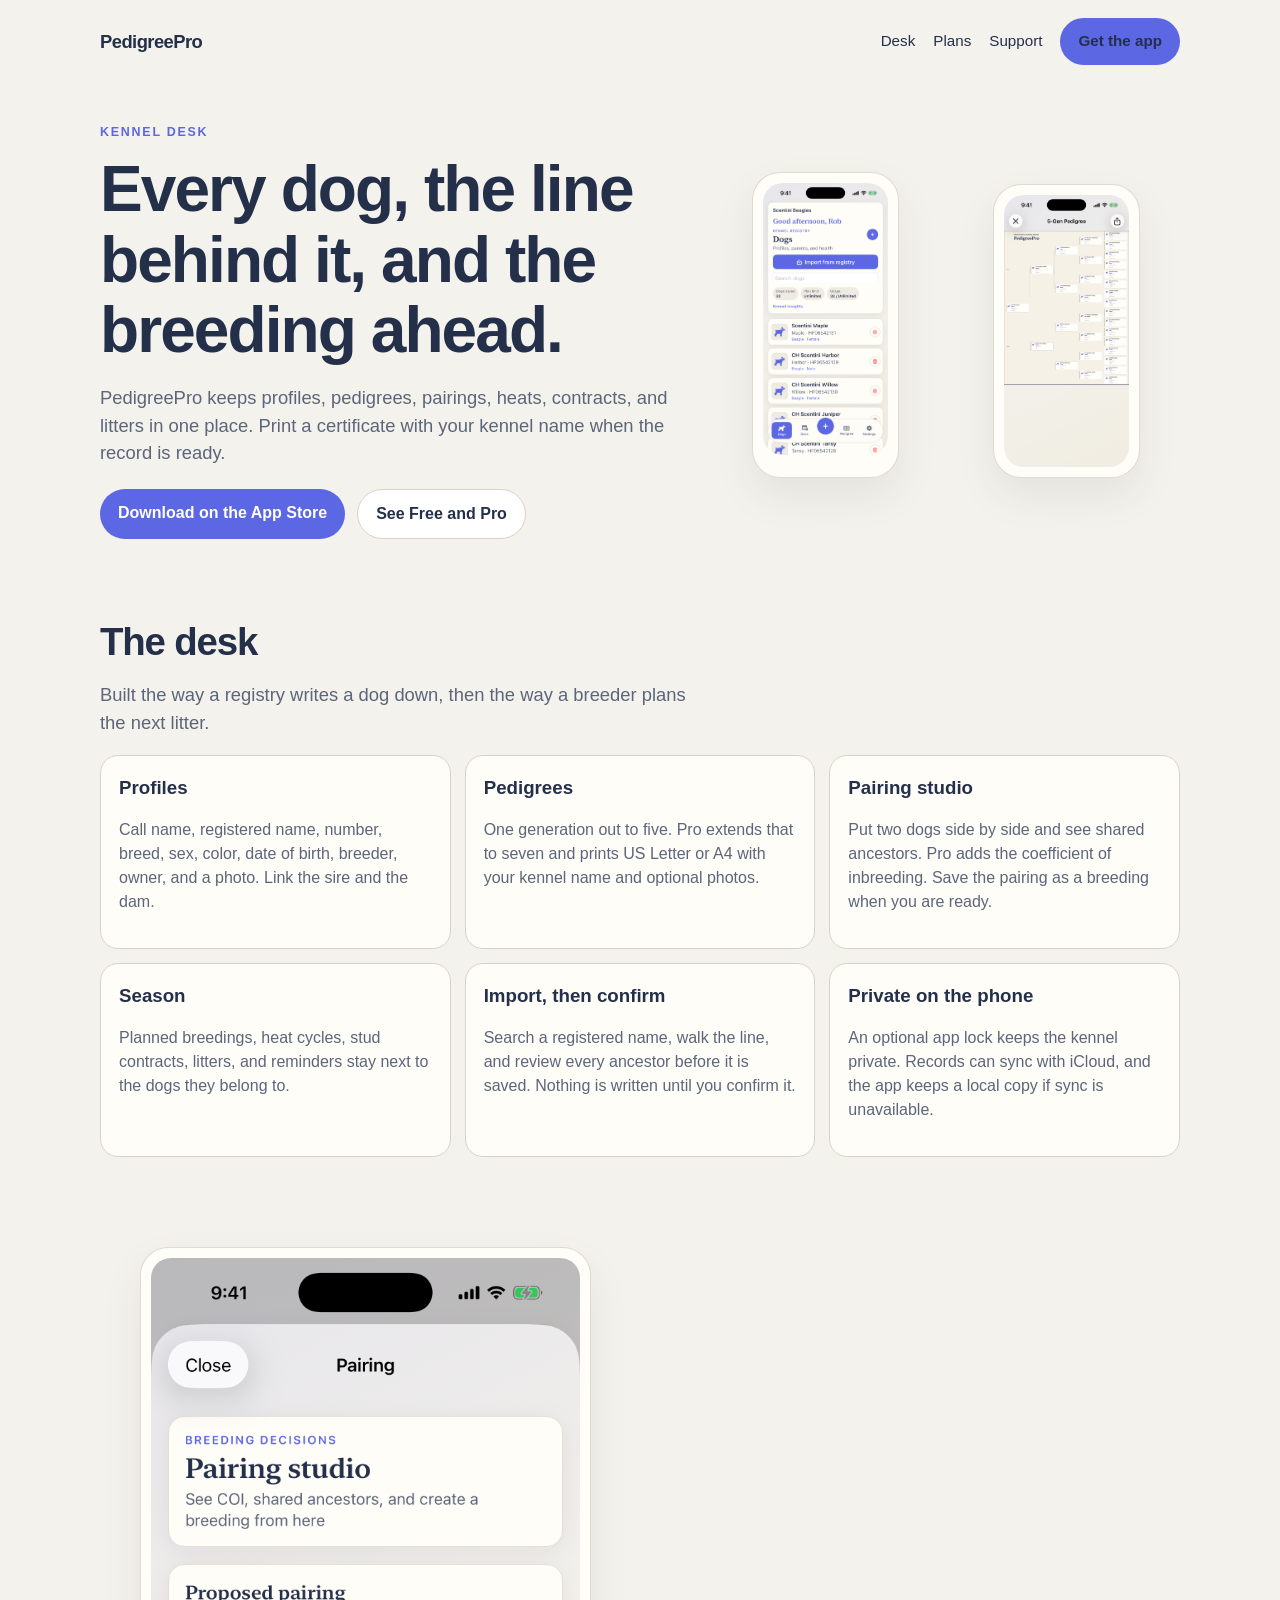
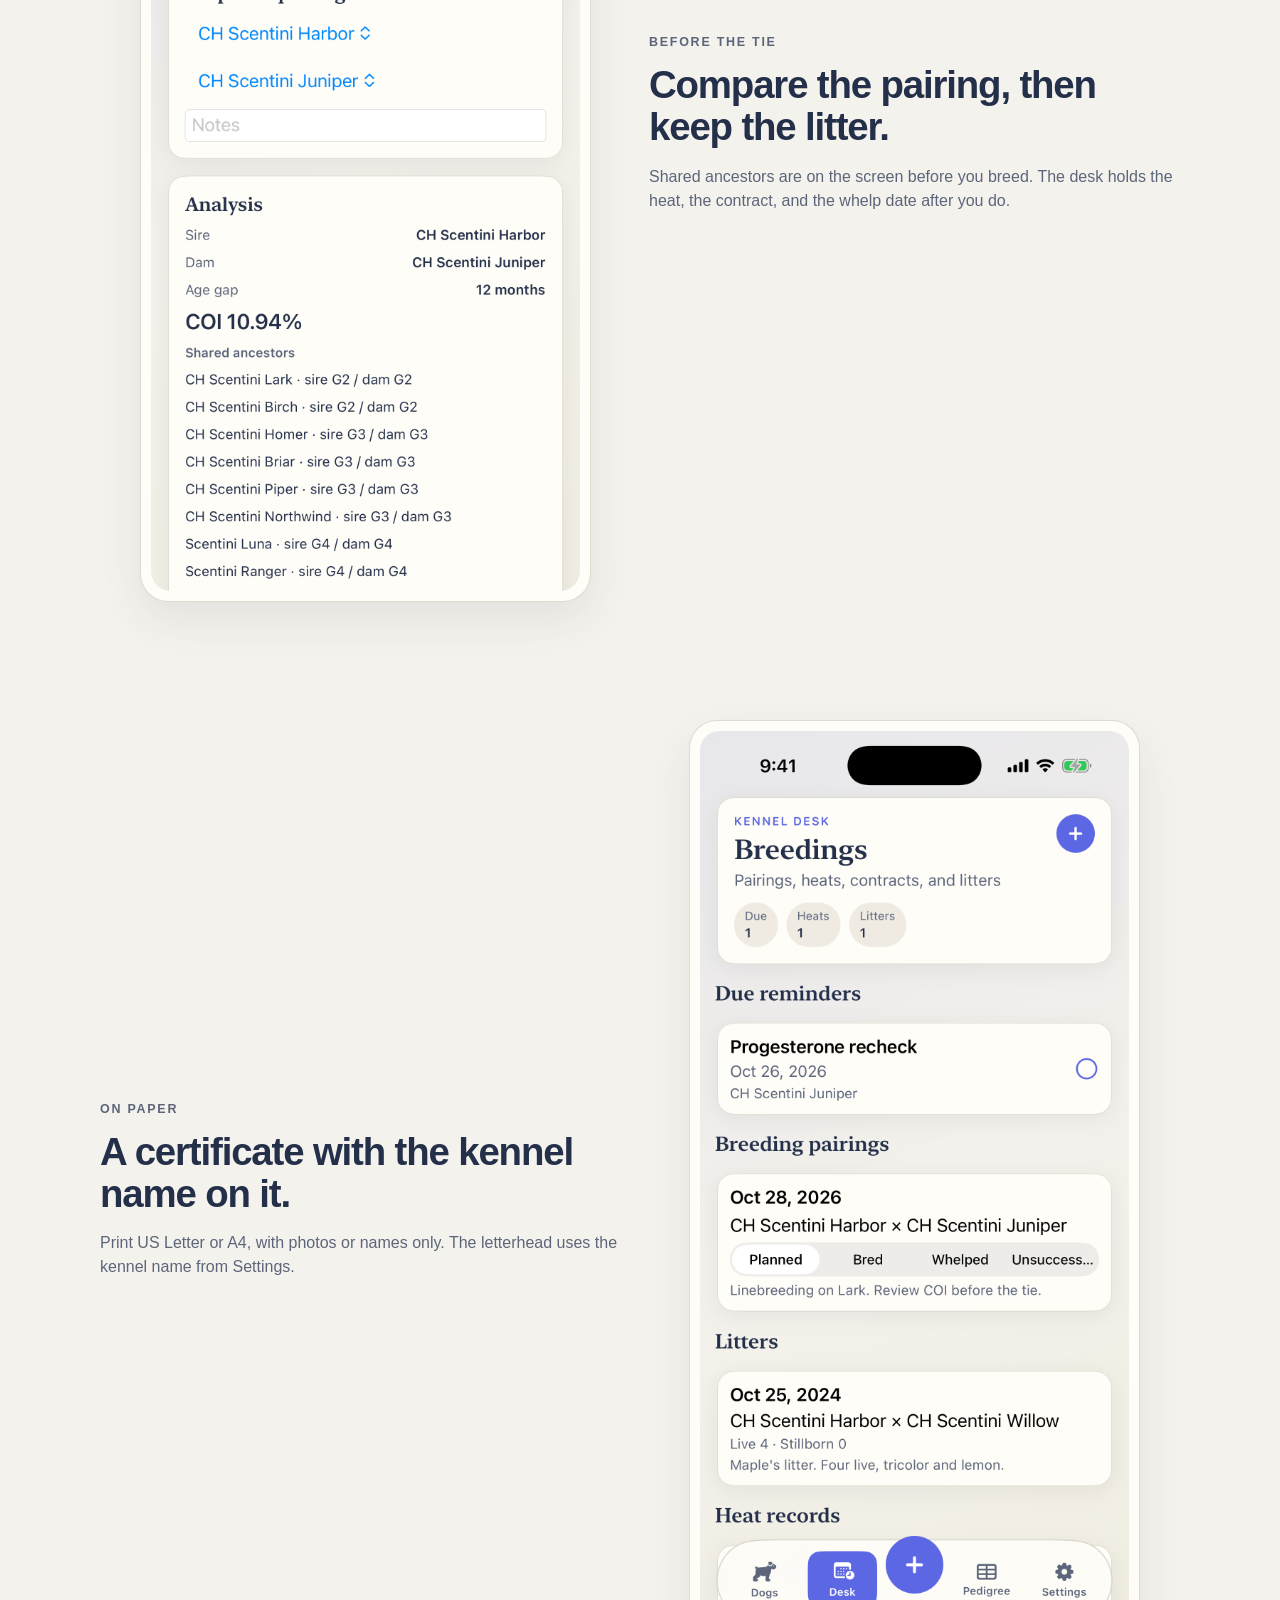
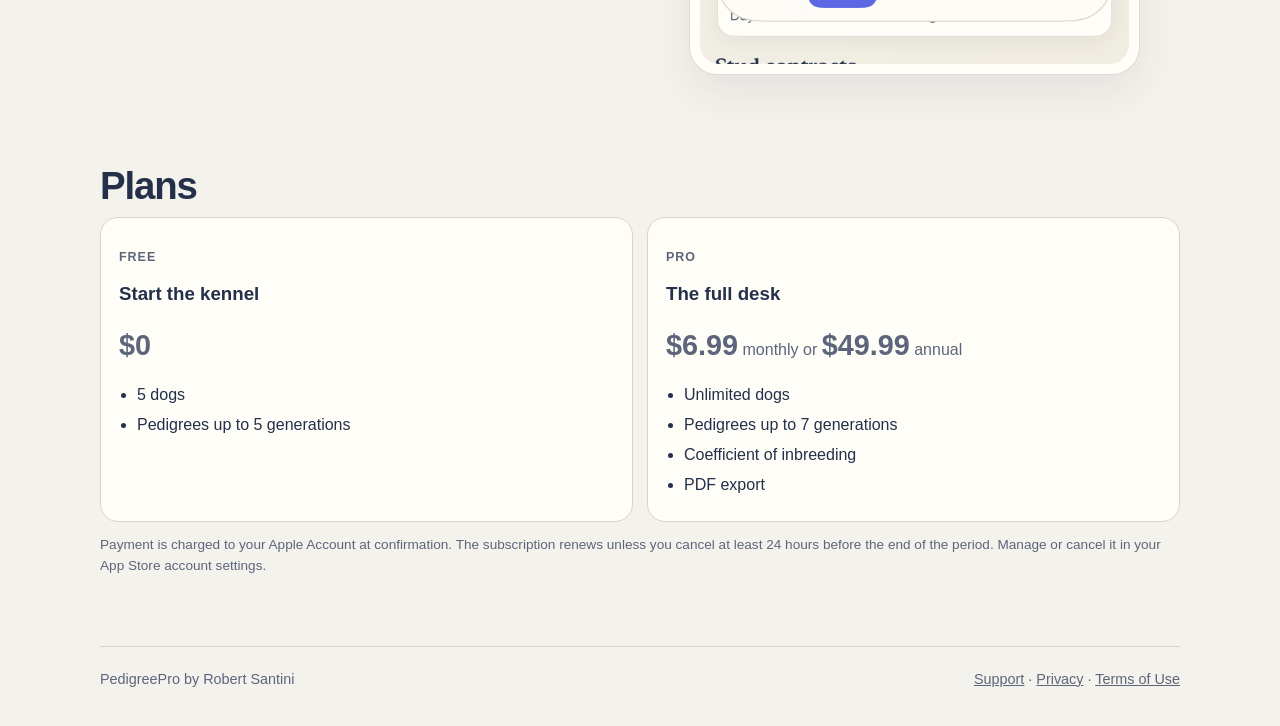
<file: index.html>
<!DOCTYPE html>
<html lang="en">
<head>
  <meta charset="utf-8">
  <meta name="viewport" content="width=device-width, initial-scale=1">
  <title>PedigreePro — the kennel desk for dog breeders</title>
  <meta name="description" content="Build pedigrees, compare a pairing, track heats and litters, and print a certificate with your kennel name.">
  <link rel="stylesheet" href="styles.css">
</head>
<body>
  <header class="wrap nav">
    <a class="brand" href="index.html">PedigreePro</a>
    <nav class="nav-links">
      <a href="#desk">Desk</a>
      <a href="#plans">Plans</a>
      <a href="support.html">Support</a>
      <a class="button" href="https://apps.apple.com/app/id6759845768">Get the app</a>
    </nav>
  </header>

  <main>
    <section class="wrap hero">
      <div>
        <p class="eyebrow">Kennel desk</p>
        <h1>Every dog, the line behind it, and the breeding ahead.</h1>
        <p class="lede">PedigreePro keeps profiles, pedigrees, pairings, heats, contracts, and litters in one place. Print a certificate with your kennel name when the record is ready.</p>
        <div class="actions">
          <a class="button" href="https://apps.apple.com/app/id6759845768">Download on the App Store</a>
          <a class="button-quiet" href="#plans">See Free and Pro</a>
        </div>
      </div>
      <div class="phones">
        <figure class="phone"><img src="images/home.png" alt="PedigreePro home screen with the Scentini Beagles dog list"></figure>
        <figure class="phone"><img src="images/pedigree.png" alt="A five-generation pedigree certificate in PedigreePro"></figure>
      </div>
    </section>

    <section class="wrap section" id="desk">
      <h2>The desk</h2>
      <p class="lede">Built the way a registry writes a dog down, then the way a breeder plans the next litter.</p>
      <div class="cards">
        <article class="card">
          <h3>Profiles</h3>
          <p>Call name, registered name, number, breed, sex, color, date of birth, breeder, owner, and a photo. Link the sire and the dam.</p>
        </article>
        <article class="card">
          <h3>Pedigrees</h3>
          <p>One generation out to five. Pro extends that to seven and prints US Letter or A4 with your kennel name and optional photos.</p>
        </article>
        <article class="card">
          <h3>Pairing studio</h3>
          <p>Put two dogs side by side and see shared ancestors. Pro adds the coefficient of inbreeding. Save the pairing as a breeding when you are ready.</p>
        </article>
        <article class="card">
          <h3>Season</h3>
          <p>Planned breedings, heat cycles, stud contracts, litters, and reminders stay next to the dogs they belong to.</p>
        </article>
        <article class="card">
          <h3>Import, then confirm</h3>
          <p>Search a registered name, walk the line, and review every ancestor before it is saved. Nothing is written until you confirm it.</p>
        </article>
        <article class="card">
          <h3>Private on the phone</h3>
          <p>An optional app lock keeps the kennel private. Records can sync with iCloud, and the app keeps a local copy if sync is unavailable.</p>
        </article>
      </div>
    </section>

    <section class="wrap section shots">
      <figure class="phone"><img src="images/pairing.png" alt="Pairing studio showing two dogs, coefficient of inbreeding, and shared ancestors"></figure>
      <div class="shot-copy">
        <p class="eyebrow">Before the tie</p>
        <h2>Compare the pairing, then keep the litter.</h2>
        <p>Shared ancestors are on the screen before you breed. The desk holds the heat, the contract, and the whelp date after you do.</p>
      </div>
    </section>

    <section class="wrap section shots">
      <div class="shot-copy">
        <p class="eyebrow">On paper</p>
        <h2>A certificate with the kennel name on it.</h2>
        <p>Print US Letter or A4, with photos or names only. The letterhead uses the kennel name from Settings.</p>
      </div>
      <figure class="phone"><img src="images/breedings.png" alt="Breedings desk with a reminder, a planned pairing, a litter, a heat, and a stud contract"></figure>
    </section>

    <section class="wrap section" id="plans">
      <h2>Plans</h2>
      <div class="prices">
        <article class="price">
          <p class="mark">Free</p>
          <h3>Start the kennel</h3>
          <p><strong>$0</strong></p>
          <ul class="clean">
            <li>5 dogs</li>
            <li>Pedigrees up to 5 generations</li>
          </ul>
        </article>
        <article class="price">
          <p class="mark">Pro</p>
          <h3>The full desk</h3>
          <p><strong>$6.99</strong> monthly or <strong>$49.99</strong> annual</p>
          <ul class="clean">
            <li>Unlimited dogs</li>
            <li>Pedigrees up to 7 generations</li>
            <li>Coefficient of inbreeding</li>
            <li>PDF export</li>
          </ul>
        </article>
      </div>
      <p class="fine">Payment is charged to your Apple Account at confirmation. The subscription renews unless you cancel at least 24 hours before the end of the period. Manage or cancel it in your App Store account settings.</p>
    </section>
  </main>

  <footer class="wrap">
    <span>PedigreePro by Robert Santini</span>
    <span>
      <a href="support.html">Support</a>
      · <a href="privacy.html">Privacy</a>
      · <a href="https://www.apple.com/legal/internet-services/itunes/dev/stdeula/">Terms of Use</a>
    </span>
  </footer>
</body>
</html>
</file>
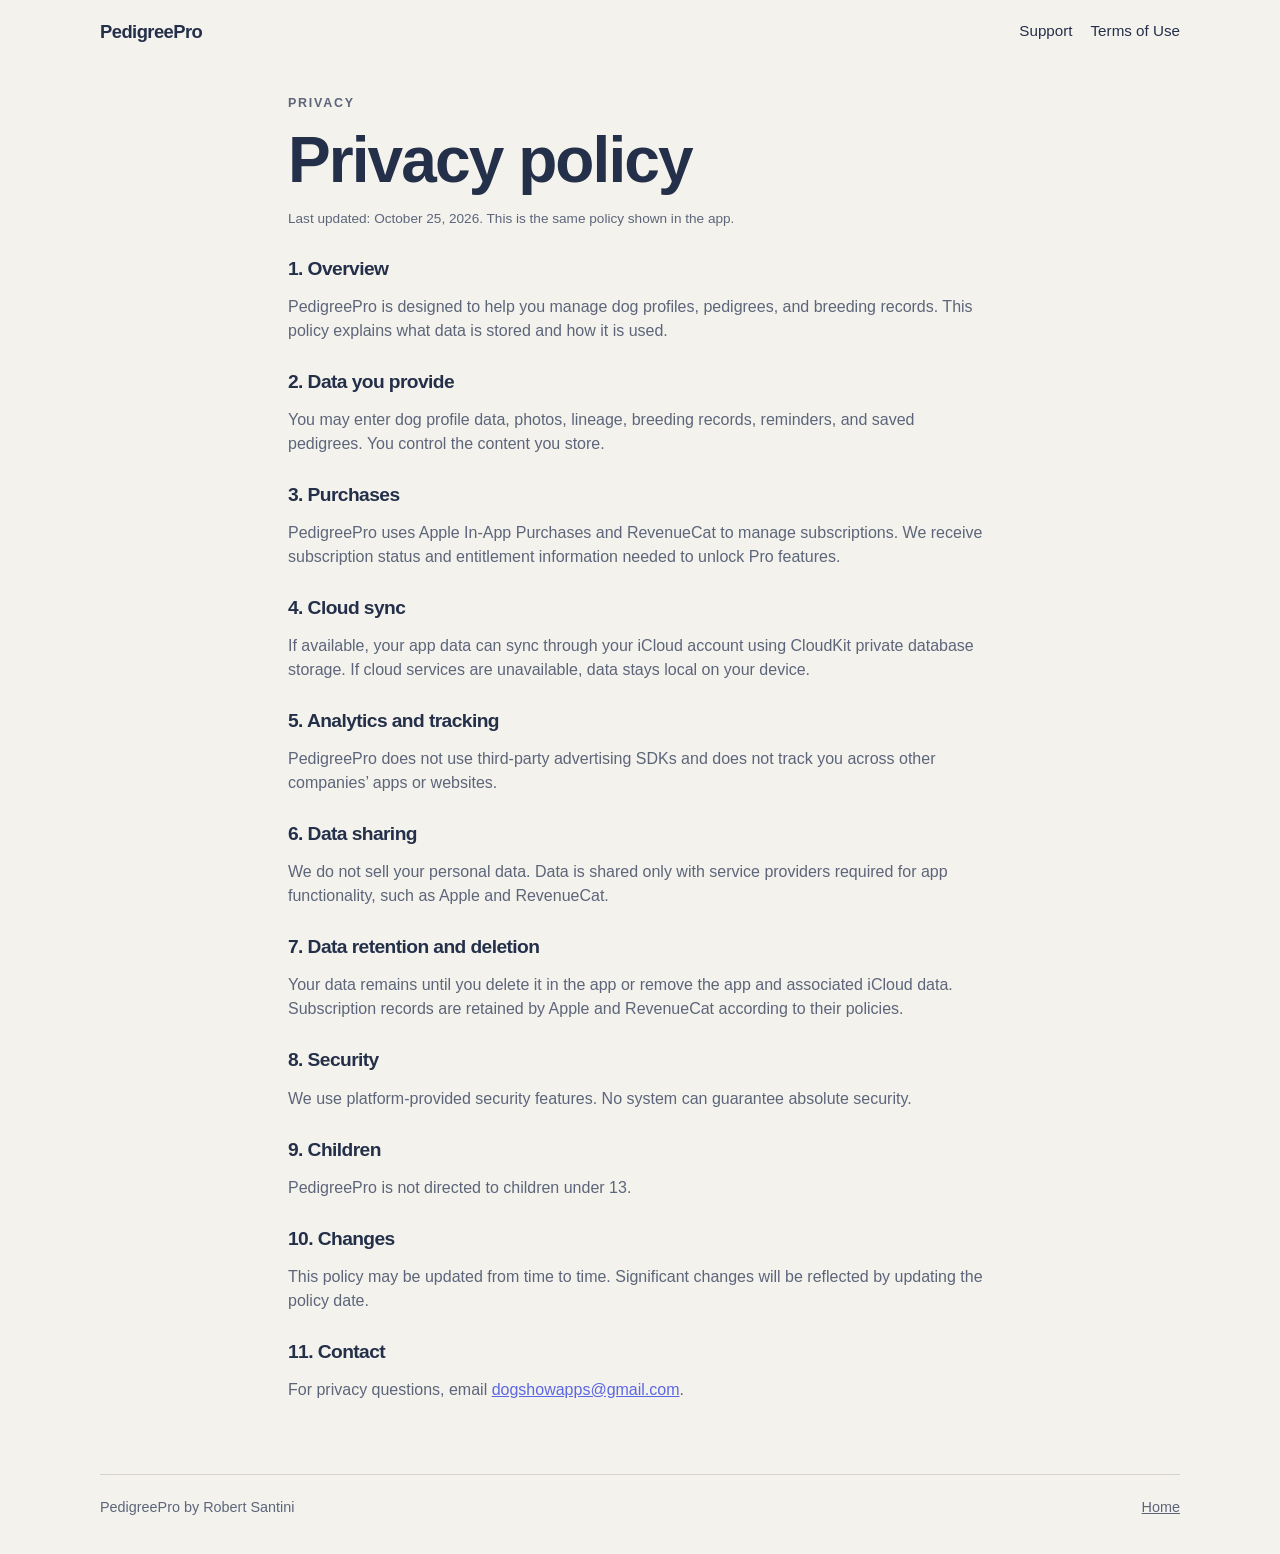
<file: privacy.html>
<!DOCTYPE html>
<html lang="en">
<head>
  <meta charset="utf-8">
  <meta name="viewport" content="width=device-width, initial-scale=1">
  <title>PedigreePro privacy policy</title>
  <link rel="stylesheet" href="styles.css">
</head>
<body>
  <header class="wrap nav">
    <a class="brand" href="index.html">PedigreePro</a>
    <nav class="nav-links">
      <a href="support.html">Support</a>
      <a href="https://www.apple.com/legal/internet-services/itunes/dev/stdeula/">Terms of Use</a>
    </nav>
  </header>
  <main class="wrap section legal">
    <p class="eyebrow">Privacy</p>
    <h1>Privacy policy</h1>
    <p class="fine">Last updated: October 25, 2026. This is the same policy shown in the app.</p>

    <h2>1. Overview</h2>
    <p>PedigreePro is designed to help you manage dog profiles, pedigrees, and breeding records. This policy explains what data is stored and how it is used.</p>
    <h2>2. Data you provide</h2>
    <p>You may enter dog profile data, photos, lineage, breeding records, reminders, and saved pedigrees. You control the content you store.</p>
    <h2>3. Purchases</h2>
    <p>PedigreePro uses Apple In-App Purchases and RevenueCat to manage subscriptions. We receive subscription status and entitlement information needed to unlock Pro features.</p>
    <h2>4. Cloud sync</h2>
    <p>If available, your app data can sync through your iCloud account using CloudKit private database storage. If cloud services are unavailable, data stays local on your device.</p>
    <h2>5. Analytics and tracking</h2>
    <p>PedigreePro does not use third-party advertising SDKs and does not track you across other companies’ apps or websites.</p>
    <h2>6. Data sharing</h2>
    <p>We do not sell your personal data. Data is shared only with service providers required for app functionality, such as Apple and RevenueCat.</p>
    <h2>7. Data retention and deletion</h2>
    <p>Your data remains until you delete it in the app or remove the app and associated iCloud data. Subscription records are retained by Apple and RevenueCat according to their policies.</p>
    <h2>8. Security</h2>
    <p>We use platform-provided security features. No system can guarantee absolute security.</p>
    <h2>9. Children</h2>
    <p>PedigreePro is not directed to children under 13.</p>
    <h2>10. Changes</h2>
    <p>This policy may be updated from time to time. Significant changes will be reflected by updating the policy date.</p>
    <h2>11. Contact</h2>
    <p>For privacy questions, email <a href="mailto:dogshowapps@gmail.com">dogshowapps@gmail.com</a>.</p>
  </main>
  <footer class="wrap">
    <span>PedigreePro by Robert Santini</span>
    <a href="index.html">Home</a>
  </footer>
</body>
</html>
</file>
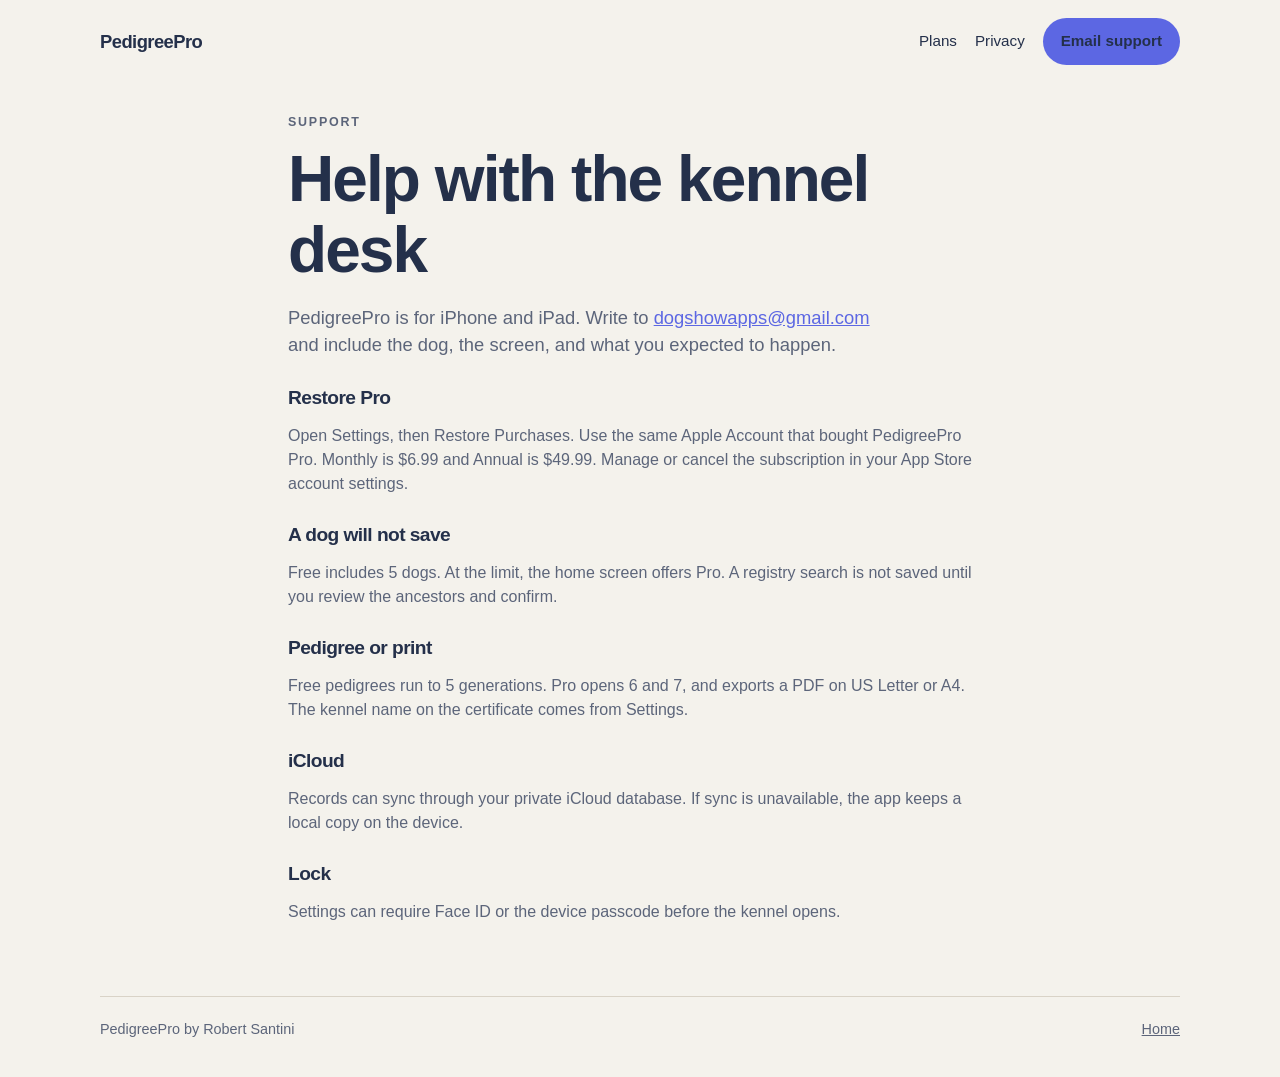
<file: support.html>
<!DOCTYPE html>
<html lang="en">
<head>
  <meta charset="utf-8">
  <meta name="viewport" content="width=device-width, initial-scale=1">
  <title>PedigreePro support</title>
  <link rel="stylesheet" href="styles.css">
</head>
<body>
  <header class="wrap nav">
    <a class="brand" href="index.html">PedigreePro</a>
    <nav class="nav-links">
      <a href="index.html#plans">Plans</a>
      <a href="privacy.html">Privacy</a>
      <a class="button" href="mailto:dogshowapps@gmail.com">Email support</a>
    </nav>
  </header>
  <main class="wrap section legal">
    <p class="eyebrow">Support</p>
    <h1>Help with the kennel desk</h1>
    <p class="lede">PedigreePro is for iPhone and iPad. Write to <a href="mailto:dogshowapps@gmail.com">dogshowapps@gmail.com</a> and include the dog, the screen, and what you expected to happen.</p>

    <h2>Restore Pro</h2>
    <p>Open Settings, then Restore Purchases. Use the same Apple Account that bought PedigreePro Pro. Monthly is $6.99 and Annual is $49.99. Manage or cancel the subscription in your App Store account settings.</p>

    <h2>A dog will not save</h2>
    <p>Free includes 5 dogs. At the limit, the home screen offers Pro. A registry search is not saved until you review the ancestors and confirm.</p>

    <h2>Pedigree or print</h2>
    <p>Free pedigrees run to 5 generations. Pro opens 6 and 7, and exports a PDF on US Letter or A4. The kennel name on the certificate comes from Settings.</p>

    <h2>iCloud</h2>
    <p>Records can sync through your private iCloud database. If sync is unavailable, the app keeps a local copy on the device.</p>

    <h2>Lock</h2>
    <p>Settings can require Face ID or the device passcode before the kennel opens.</p>
  </main>
  <footer class="wrap">
    <span>PedigreePro by Robert Santini</span>
    <a href="index.html">Home</a>
  </footer>
</body>
</html>
</file>
<file: styles.css>
:root {
  --ink: #24304a;
  --muted: #5c657a;
  --accent: #5c67e3;
  --accent-soft: #e7e9fb;
  --canvas: #f4f2ec;
  --surface: #fffdf8;
  --line: #d9d3c7;
  --gold: #b8922a;
  --shadow: 0 18px 40px rgba(36, 48, 74, 0.08);
}

* { box-sizing: border-box; }
html { scroll-behavior: smooth; }
body {
  margin: 0;
  font-family: "Avenir Next", "Segoe UI", sans-serif;
  color: var(--ink);
  background: var(--canvas);
  line-height: 1.5;
}
a { color: var(--accent); }
img { max-width: 100%; display: block; }

.wrap { width: min(1080px, calc(100% - 32px)); margin: 0 auto; }
.nav {
  display: flex;
  align-items: center;
  justify-content: space-between;
  gap: 16px;
  padding: 18px 0;
}
.brand {
  color: var(--ink);
  text-decoration: none;
  font-weight: 700;
  letter-spacing: -0.03em;
  font-size: 1.15rem;
}
.nav-links { display: flex; gap: 18px; align-items: center; }
.nav-links a { color: var(--ink); text-decoration: none; font-size: 0.95rem; }
.button, .button-quiet {
  display: inline-block;
  text-decoration: none;
  border-radius: 999px;
  padding: 12px 18px;
  font-weight: 650;
}
.button { background: var(--accent); color: white; }
.button-quiet { background: white; color: var(--ink); border: 1px solid var(--line); }

.hero {
  display: grid;
  grid-template-columns: 1.1fr 0.9fr;
  gap: 40px;
  align-items: center;
  padding: 28px 0 64px;
}
.eyebrow {
  color: var(--accent);
  font-size: 0.78rem;
  font-weight: 700;
  letter-spacing: 0.14em;
  text-transform: uppercase;
}
h1, h2 { letter-spacing: -0.03em; line-height: 1.1; }
h1 { font-size: clamp(2.4rem, 5vw, 4.2rem); margin: 8px 0 12px; }
h2 { font-size: clamp(1.7rem, 3vw, 2.4rem); margin: 0 0 10px; }
.lede { font-size: 1.15rem; color: var(--muted); max-width: 38rem; }
.actions { display: flex; gap: 12px; flex-wrap: wrap; margin-top: 22px; }
.fine { color: var(--muted); font-size: 0.85rem; }

.phones {
  display: grid;
  grid-template-columns: 1fr 1fr;
  gap: 14px;
}
.phone {
  background: var(--surface);
  border-radius: 28px;
  padding: 10px;
  box-shadow: var(--shadow);
  border: 1px solid rgba(217, 211, 199, 0.8);
}
.phone img { border-radius: 20px; }
.phone:nth-child(2), .phone:nth-child(3) { margin-top: 28px; }

.section { padding: 18px 0 56px; }
.cards, .prices { display: grid; gap: 14px; }
.cards { grid-template-columns: repeat(3, 1fr); }
.prices { grid-template-columns: 1fr 1fr; }
.card, .price {
  background: var(--surface);
  border: 1px solid var(--line);
  border-radius: 18px;
  padding: 18px;
}
.card h3, .price h3 { margin: 0 0 6px; }
.card p, .price p, .legal p { color: var(--muted); }
.price strong { font-size: 1.8rem; }
.mark { color: var(--gold); font-size: 0.78rem; font-weight: 700; letter-spacing: 0.08em; text-transform: uppercase; }
ul.clean { margin: 10px 0 0; padding-left: 18px; }
ul.clean li { margin: 6px 0; }

.shots { display: grid; grid-template-columns: 1fr 1fr; gap: 18px; align-items: center; }
.shot-copy p { color: var(--muted); }

.legal { max-width: 44rem; }
.legal h2 { margin-top: 28px; font-size: 1.2rem; }
footer {
  border-top: 1px solid var(--line);
  padding: 22px 0 36px;
  color: var(--muted);
  display: flex;
  justify-content: space-between;
  gap: 12px;
  flex-wrap: wrap;
  font-size: 0.9rem;
}
footer a { color: var(--muted); }

@media (max-width: 800px) {
  .hero, .cards, .prices, .shots { grid-template-columns: 1fr; }
  .phone:nth-child(2), .phone:nth-child(3) { margin-top: 0; }
  .nav { align-items: flex-start; flex-direction: column; }
}
</file>
